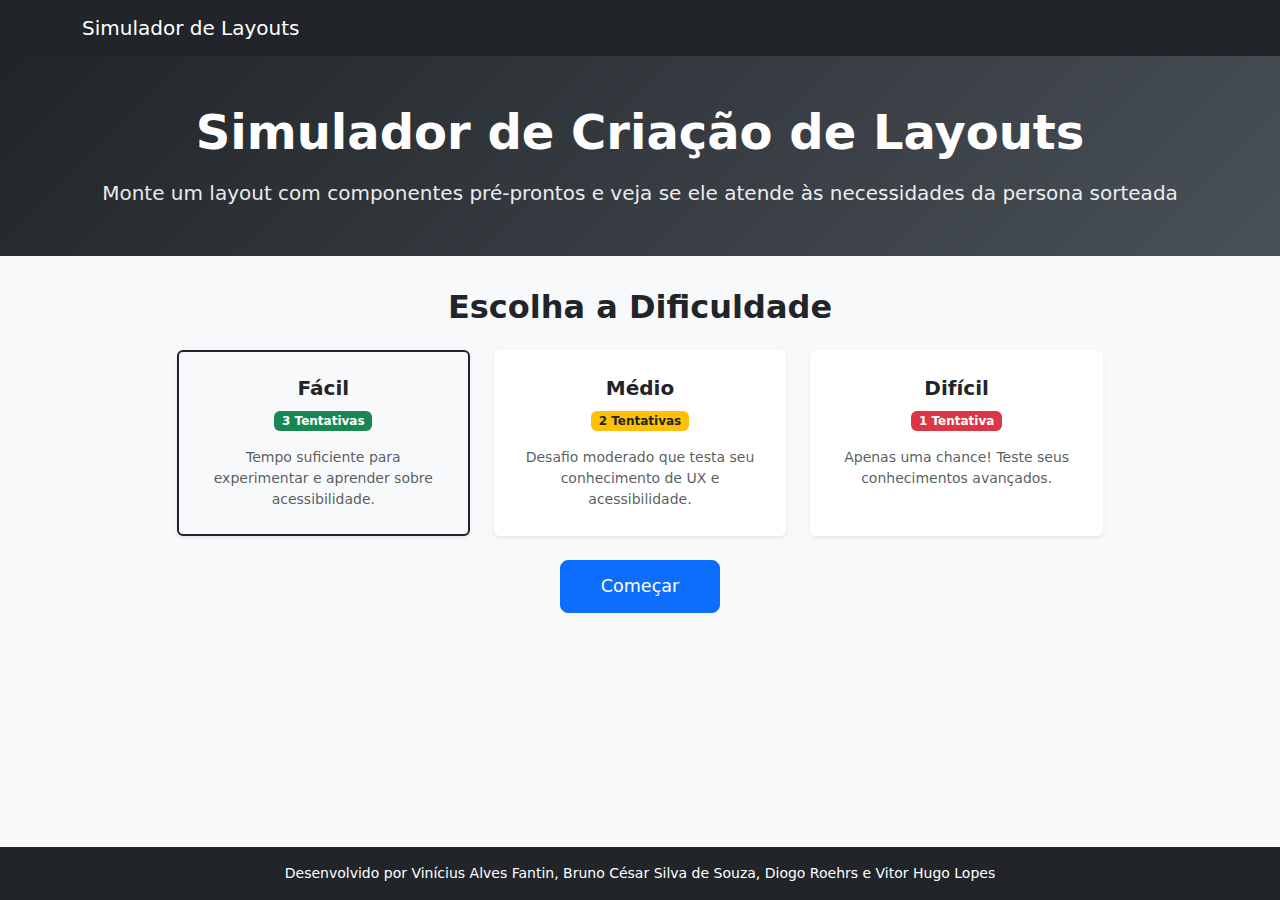
<file: index.html>
<!-- ...existing code... -->
<!doctype html>
<html lang="pt-br">
  <head>
    <meta charset="utf-8">
    <meta name="viewport" content="width=device-width, initial-scale=1">
    <title>Simulador de Criação de Layouts</title>
    <link href="https://cdn.jsdelivr.net/npm/bootstrap@5.3.3/dist/css/bootstrap.min.css" rel="stylesheet">
    <link rel="stylesheet" href="css/style.css">
    <style>
      html, body {
        height: 100%;
        display: flex;
        flex-direction: column;
      }
      body {
        min-height: 100vh;
      }
      main {
        flex: 1;
      }
      .hero-section {
        background: linear-gradient(135deg, #212529 0%, #495057 100%);
        color: white;
        padding: 3rem 0;
        margin-bottom: 2rem;
      }
      .difficulty-card {
        transition: all 0.3s ease;
        border: 2px solid transparent;
        cursor: pointer;
      }
      .difficulty-card:hover {
        transform: translateY(-5px);
        box-shadow: 0 8px 16px rgba(0,0,0,0.1) !important;
        border-color: #212529;
      }
      .difficulty-card.active {
        border-color: #212529;
        background-color: #f8f9fa;
      }
      .start-button {
        padding: 0.75rem 2.5rem;
        font-size: 1.1rem;
        font-weight: 500;
        transition: all 0.3s ease;
      }
      .start-button:hover {
        transform: translateY(-2px);
        box-shadow: 0 4px 12px rgba(0,0,0,0.15);
      }
    </style>
  </head>
  <body>
    <!-- Navbar simples -->
    <nav class="navbar navbar-expand-lg navbar-dark bg-dark">
      <div class="container">
        <a class="navbar-brand" href="#">Simulador de Layouts</a>
      </div>
    </nav>

    <!-- Hero Section -->
    <div class="hero-section">
      <div class="container text-center">
        <h1 class="display-5 fw-bold mb-3">Simulador de Criação de Layouts</h1>
        <p class="lead mb-0" style="opacity: 0.9;">Monte um layout com componentes pré-prontos e veja se ele atende às necessidades da persona sorteada</p>
      </div>
    </div>

    <main class="container pb-5">
      <!-- Cards de dificuldade -->
      <div class="row justify-content-center mb-4">
        <div class="col-lg-10">
          <h2 class="text-center mb-4 fw-semibold">Escolha a Dificuldade</h2>
          <div class="row g-4">
            <div class="col-md-4">
              <div class="card shadow-sm h-100 difficulty-card active" data-dif="facil">
                <div class="card-body text-center p-4">
                  <h3 class="h5 fw-semibold mb-2">Fácil</h3>
                  <div class="badge bg-success mb-3">3 Tentativas</div>
                  <p class="small text-muted mb-0">Tempo suficiente para experimentar e aprender sobre acessibilidade.</p>
                </div>
              </div>
            </div>
            <div class="col-md-4">
              <div class="card shadow-sm h-100 difficulty-card" data-dif="medio">
                <div class="card-body text-center p-4">
                  <h3 class="h5 fw-semibold mb-2">Médio</h3>
                  <div class="badge bg-warning text-dark mb-3">2 Tentativas</div>
                  <p class="small text-muted mb-0">Desafio moderado que testa seu conhecimento de UX e acessibilidade.</p>
                </div>
              </div>
            </div>
            <div class="col-md-4">
              <div class="card shadow-sm h-100 difficulty-card" data-dif="dificil">
                <div class="card-body text-center p-4">
                  <h3 class="h5 fw-semibold mb-2">Difícil</h3>
                  <div class="badge bg-danger mb-3">1 Tentativa</div>
                  <p class="small text-muted mb-0">Apenas uma chance! Teste seus conhecimentos avançados.</p>
                </div>
              </div>
            </div>
          </div>
        </div>
      </div>

      <!-- Inputs de dificuldade (ocultos visualmente mas funcionais) -->
      <div class="d-none">
        <div class="form-check">
          <input class="form-check-input" type="radio" name="dificuldade" id="dif-facil" value="facil" checked>
        </div>
        <div class="form-check">
          <input class="form-check-input" type="radio" name="dificuldade" id="dif-medio" value="medio">
        </div>
        <div class="form-check">
          <input class="form-check-input" type="radio" name="dificuldade" id="dif-dificil" value="dificil">
        </div>
      </div>

      <!-- Botão de começar -->
      <div class="text-center mb-5">
        <button id="btn-comecar" class="btn btn-primary btn-lg start-button">Começar</button>
      </div>
    </main>

    <footer class="bg-dark text-white text-center py-3 mt-auto">
      <div class="container">
        <p class="mb-0 small">Desenvolvido por Vinícius Alves Fantin, Bruno César Silva de Souza, Diogo Roehrs e Vitor Hugo Lopes</p>
      </div>
    </footer>

    <script src="js/personas.js"></script>
    <script src="js/main.js"></script>
    <script src="https://cdn.jsdelivr.net/npm/bootstrap@5.3.3/dist/js/bootstrap.bundle.min.js"></script>
  </body>
  </html>
</file>
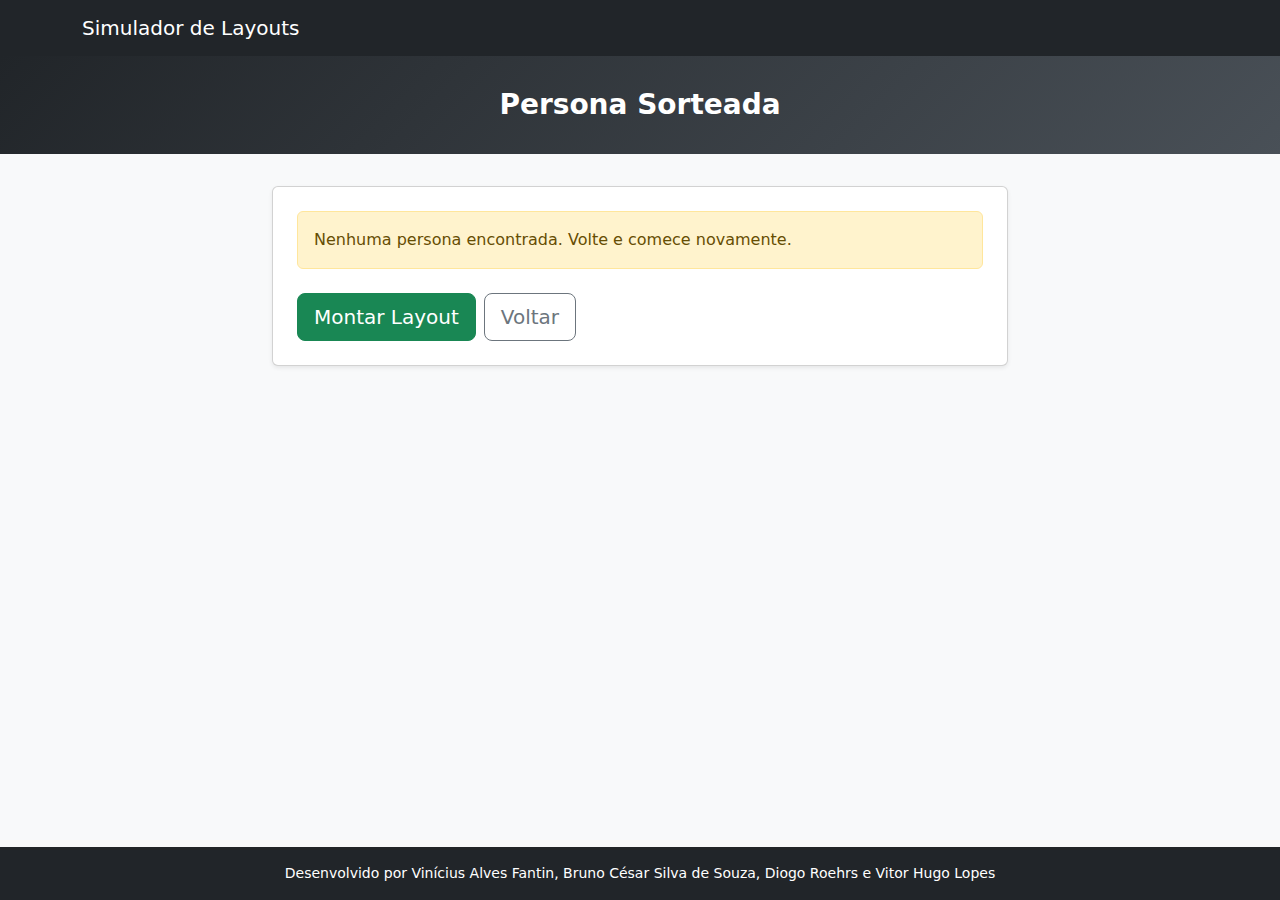
<file: persona.html>
<!doctype html>
<html lang="pt-br">
  <head>
    <meta charset="utf-8">
    <meta name="viewport" content="width=device-width, initial-scale=1">
    <title>Persona Sorteada</title>
    <link href="https://cdn.jsdelivr.net/npm/bootstrap@5.3.3/dist/css/bootstrap.min.css" rel="stylesheet">
    <link rel="stylesheet" href="css/style.css">
    <style>
      html, body {
        height: 100%;
        display: flex;
        flex-direction: column;
      }
      body {
        min-height: 100vh;
      }
      main {
        flex: 1;
      }
      .hero-section {
        background: linear-gradient(135deg, #212529 0%, #495057 100%);
        color: white;
        padding: 2rem 0;
        margin-bottom: 2rem;
      }
      
      /* Layout melhorado da ficha */
      .persona-card {
        width: 100%;
      }

      .persona-header {
        margin-bottom: 1.5rem;
        padding-bottom: 1rem;
        border-bottom: 2px solid #e9ecef;
      }

      .persona-name {
        font-size: 1.75rem;
        font-weight: 700;
        color: #212529;
        margin-bottom: 0.5rem;
      }

      .persona-role {
        font-size: 1rem;
        color: #6c757d;
        font-weight: 500;
        margin-bottom: 0.75rem;
      }

      .persona-briefing {
        font-size: 1rem;
        color: #495057;
        line-height: 1.6;
        margin-bottom: 1.5rem;
      }

      .persona-section {
        margin-bottom: 1.5rem;
        padding: 1rem;
        background: #f8f9fa;
        border-radius: 8px;
        border-left: 4px solid #212529;
      }

      .persona-section-title {
        font-size: 0.875rem;
        font-weight: 700;
        color: #495057;
        text-transform: uppercase;
        letter-spacing: 0.5px;
        margin-bottom: 0.75rem;
        display: flex;
        align-items: center;
        gap: 0.5rem;
      }

      .persona-section-title::before {
        content: '';
        width: 4px;
        height: 16px;
        background: #212529;
        display: inline-block;
      }

      .persona-preferencia {
        display: inline-block;
        padding: 0.5rem 1rem;
        background: linear-gradient(135deg, #212529 0%, #495057 100%);
        color: white;
        border-radius: 20px;
        font-weight: 600;
        font-size: 0.95rem;
        margin-top: 0.25rem;
      }

      .persona-badges .badge {
        margin-right: 0.5rem;
        margin-bottom: 0.5rem;
        padding: 0.5rem 0.75rem;
        font-size: 0.875rem;
        font-weight: 500;
        border-radius: 6px;
      }

      .persona-meta {
        font-size: 0.95rem;
        color: #495057;
        line-height: 1.6;
      }

      /* Responsivo: empilha em telas pequenas */
      @media (max-width: 768px) {
        .persona-header {
          text-align: center;
        }

        .persona-section {
          text-align: left;
        }
      }
    </style>
  </head>
  <body>
    <nav class="navbar navbar-expand-lg navbar-dark bg-dark">
      <div class="container">
        <a class="navbar-brand" href="index.html">Simulador de Layouts</a>
      </div>
    </nav>

    <!-- Hero Section -->
    <div class="hero-section">
      <div class="container text-center">
        <h1 class="h3 fw-bold mb-0">Persona Sorteada</h1>
      </div>
    </div>

    <main class="container pb-5">
      <div class="row justify-content-center">
        <div class="col-lg-8">
          <div class="card shadow-sm">
            <div class="card-body p-4">
              <!-- local onde o JS irá renderizar a ficha detalhada -->
              <div id="persona-conteudo" class="mb-4">
                <!-- preenchido via JS -->
              </div>

              <div class="d-flex gap-2">
                <a href="editor.html" class="btn btn-success btn-lg">Montar Layout</a>
                <a href="index.html" class="btn btn-outline-secondary btn-lg">Voltar</a>
              </div>
            </div>
          </div>
        </div>
      </div>
    </main>

    <footer class="bg-dark text-white text-center py-3 mt-auto">
      <div class="container">
        <p class="mb-0 small">Desenvolvido por Vinícius Alves Fantin, Bruno César Silva de Souza, Diogo Roehrs e Vitor Hugo Lopes</p>
      </div>
    </footer>

    <script src="js/personas.js"></script>
    <script src="js/main.js"></script>
    <script src="https://cdn.jsdelivr.net/npm/bootstrap@5.3.3/dist/js/bootstrap.bundle.min.js"></script>
  </body>
  </html>
</file>
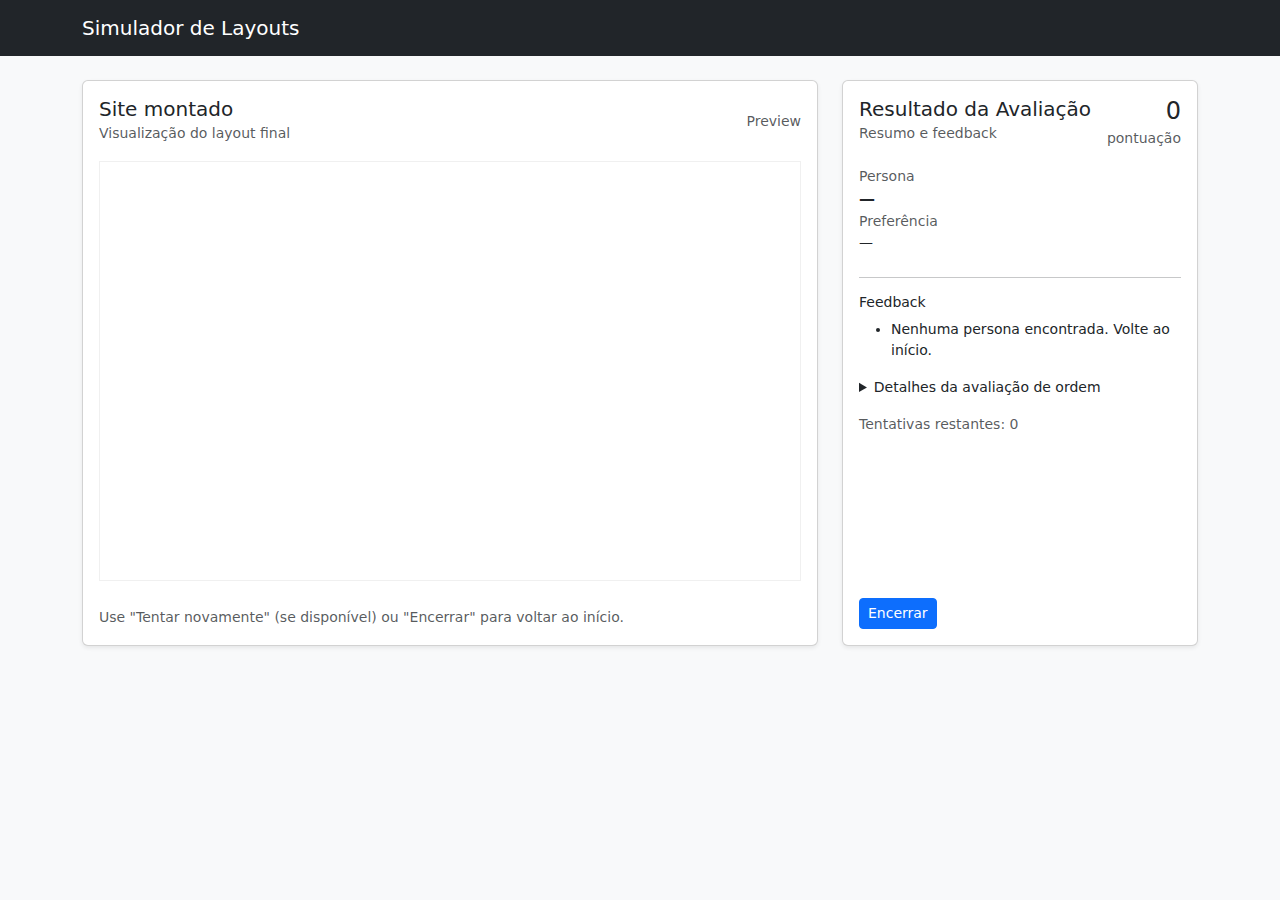
<file: resultado.html>
<!doctype html>
<html lang="pt-br">
  <head>
    <meta charset="utf-8" />
    <meta name="viewport" content="width=device-width,initial-scale=1" />
    <title>Resultado - Simulador de Layouts</title>
    <link href="https://cdn.jsdelivr.net/npm/bootstrap@5.3.3/dist/css/bootstrap.min.css" rel="stylesheet">
    <link rel="stylesheet" href="css/style.css">
    <style>
      /* adaptações para a página de resultado */
      #resultado-canvas { min-height: 420px; border: 1px solid rgba(0,0,0,0.06); padding: 12px; background: #fff; }

      @media (min-width: 992px) {
        .row-eq > [class*='col-'] { display: flex; }
        .card.h-100 { display: flex; flex-direction: column; width: 100%; }
        #resultado-canvas { flex: 1 1 auto; }
      }

      #resultado-canvas .prototype-page { 
        max-width: 100%;
        margin: 0;
        padding: 0;
        box-shadow: none;
        background: transparent;
      }

      #resultado-canvas .prototype-block {
        margin: 0;
        border-radius: 0;
        padding: 0;
        box-shadow: none;
        width: 100%;
      }

      #resultado-canvas .prototype-block > * {
        width: 100%;
      }

      .feedback-list { max-height: 260px; overflow: auto; }
    </style>
  </head>
  <body>
    <nav class="navbar navbar-expand-lg navbar-dark bg-dark">
      <div class="container">
        <a class="navbar-brand" href="index.html">Simulador de Layouts</a>
      </div>
    </nav>

    <main class="container py-4">
      <div class="row g-4 row-eq">
        <!-- ESQUERDA: site montado (canvas) -->
        <div class="col-12 col-lg-8">
          <div class="card shadow-sm h-100">
            <div class="card-body d-flex flex-column">
              <div class="d-flex justify-content-between align-items-center mb-3">
                <div>
                  <h5 class="mb-0">Site montado</h5>
                  <small class="text-muted">Visualização do layout final</small>
                </div>
                <div class="small text-muted">Preview</div>
              </div>

              <div id="resultado-canvas" class="mb-3"></div>

              <div class="mt-2">
                <small class="text-muted">Use "Tentar novamente" (se disponível) ou "Encerrar" para voltar ao início.</small>
              </div>
            </div>
          </div>
        </div>

        <!-- DIREITA: resumo / resultado da avaliação / feedback / persona -->
        <div class="col-12 col-lg-4">
          <div class="card shadow-sm h-100">
            <div class="card-body d-flex flex-column">
              <div class="d-flex justify-content-between align-items-start mb-3">
                <div>
                  <h5 class="mb-0">Resultado da Avaliação</h5>
                  <small class="text-muted">Resumo e feedback</small>
                </div>
                <div class="text-end">
                  <div class="h4 mb-0" id="pontuacao">0</div>
                  <small class="text-muted">pontuação</small>
                </div>
              </div>

              <div class="mb-2">
                <div class="small text-muted">Persona</div>
                <div class="fw-semibold" id="resultado-persona">—</div>
                <div class="small text-muted">Preferência</div>
                <div id="resultado-prefer" class="small">—</div>
              </div>

              <hr>

              <h6 class="mb-2 small">Feedback</h6>
              <ul id="lista-feedback" class="mb-3 small feedback-list"></ul>

              <details id="ordem-details" class="mb-3">
                <summary class="small">Detalhes da avaliação de ordem</summary>
              </details>

              <div class="small text-muted mb-2">
                Tentativas restantes: <span id="tentativas-restantes">0</span>
              </div>

              <div class="mt-auto d-flex gap-2">
                <button id="btn-tentar" class="btn btn-warning btn-sm d-none">Tentar novamente</button>
                <button id="btn-encerrar" class="btn btn-primary btn-sm">Encerrar</button>
              </div>
            </div>
          </div>
        </div>
      </div>
    </main>

    <script src="js/componentes.js"></script>
    <script src="js/componentes-extra.js"></script>
    <script src="js/avaliacao.js"></script>
    <script>
      (function () {
        const KEY = 'simulador_retries';
        function getRetries() {
          const raw = localStorage.getItem(KEY);
          const n = raw ? parseInt(raw, 10) : 0;
          return Number.isFinite(n) ? n : 0;
        }

        function setRetries(n) {
          localStorage.setItem(KEY, String(Math.max(0, Number(n) || 0)));
        }

        function updateUI() {
          const r = getRetries();
          const tentSpan = document.getElementById('tentativas-restantes');
          if (tentSpan) tentSpan.textContent = String(r);
          const btn = document.getElementById('btn-tentar');
          if (btn) {
            if (r > 0) btn.classList.remove('d-none');
            else btn.classList.add('d-none');
          }
        }

        document.getElementById('btn-tentar')?.addEventListener('click', () => {
          const r = getRetries();
          if (r <= 0) return;
          setRetries(r - 1);
          localStorage.setItem('simulador_componentes', JSON.stringify([]));
          window.location.href = 'editor.html';
        });

        document.getElementById('btn-encerrar')?.addEventListener('click', () => {
          window.location.href = 'index.html';
        });

        document.addEventListener('DOMContentLoaded', () => {
          updateUI();
        });
        updateUI();
      })();
    </script>
    <script src="https://cdn.jsdelivr.net/npm/bootstrap@5.3.3/dist/js/bootstrap.bundle.min.js"></script>
  </body>
</html>
</file>
<file: css/style.css>
/* Estilos básicos do simulador */
:root {
  --canvas-padding: 1rem;
  --preview-height: 120px;
  --selection-outline-color: #0d6efd;
}

body {
  background-color: #f8f9fa;
  font-family: system-ui, -apple-system, "Segoe UI", Roboto, "Helvetica Neue", Arial;
}

/* Canvas container variables (default) */
#canvas {
  --accent-color: #0d6efd;
  --component-bg: #ffffff;
  --component-text: #212529;
}

/* Canvas drop area */
.canvas-drop {
  min-height: 240px;
  max-height: calc(100vh - 300px);
  background: var(--component-bg);
  display: flex;
  align-items: flex-start;
  justify-content: flex-start;
  padding: var(--canvas-padding);
  flex-direction: column;
  overflow-y: auto;
  overflow-x: hidden;
}

/* Quando não há conteúdo, centralizar a mensagem */
.canvas-drop:empty,
.canvas-drop:has(.text-muted:only-child) {
  justify-content: center;
  align-items: center;
}

/* preview box in the component list */
.componente-preview {
  border: 1px dashed rgba(0,0,0,0.08);
  background: #fdfdfd;
  padding: 8px;
  border-radius: .5rem;
  max-height: var(--preview-height);
  height: var(--preview-height);
  overflow: hidden;
  position: relative;
  box-shadow: 0 1px 4px rgba(0,0,0,0.03);
}

/* wrapper interno que será escalado */
.componente-preview .preview-inner {
  transform-origin: top left;
  display: block;
  width: 100%;
  transition: transform .12s ease;
}

/* efeito hover */
.card.componente-item {
  cursor: pointer;
  transition: all 0.2s ease;
}

.card.componente-item:hover {
  box-shadow: 0 4px 14px rgba(0,0,0,0.1);
  transform: translateY(-2px);
  border-color: #0d6efd;
}

.card.componente-item:hover .componente-preview {
  box-shadow: 0 4px 14px rgba(0,0,0,0.06);
  transition: box-shadow .18s, transform .18s;
}

/* Aparência de página protótipo */
.prototype-page {
  width: 100%;
  max-width: 980px;
  margin: 0 auto;
  background: var(--component-bg, #ffffff);
  box-shadow: 0 0.5rem 1rem rgba(0,0,0,.08);
  padding: 12px;
  align-self: center;
}

/* Blocos dentro do prototype (cada componente solto no canvas) */
.prototype-block {
  background-color: var(--component-bg, #ffffff);
  color: var(--component-text, #212529);
  transition: box-shadow .12s ease, transform .12s ease, outline .12s ease;
  padding: 8px;
  border-radius: 6px;
  margin-bottom: 12px;
  cursor: pointer;
}

/* botão primário dentro do bloco usa a variável local (inline overrides) */
.prototype-block .btn-primary,
.componente-preview .preview-inner .btn-primary {
  background-color: var(--accent-color) !important;
  border-color: var(--accent-color) !important;
}

/* estilo visual quando selecionado - usa cor fixa de seleção (não depende do accent) */
.prototype-block.selected {
  outline: 3px solid var(--selection-outline-color, #0d6efd);
  box-shadow: 0 8px 20px rgba(13,110,253,0.08);
  transform: translateY(-2px);
}

/* Protótipo block separator */
.prototype-block + .prototype-block {
  margin-top: 12px;
}

/* Rolagem na lista de componentes do editor */
#lista-componentes {
  max-height: calc(100vh - 220px);
  overflow: auto;
}

/* Canvas id */
#canvas {
  overflow: auto;
}

/* Aplica as variáveis aos blocos de preview/protótipo para que usem cores locais */
.prototype-page,
.componente-preview .preview-inner,
.prototype-block {
  background-color: var(--component-bg, #ffffff);
  color: var(--component-text, #212529);
}

/* Painel de customização (right column) */
.card .form-control-color {
  height: 38px;
  padding: .125rem;
}

/* Pequenas adaptações responsivas */
@media (max-width: 991.98px) {
  .prototype-page { max-width: 100%; padding: 8px; }
  .componente-preview { height: 100px; max-height: 100px; }
}

/* Menu retrátil para tablets e mobile */
@media (max-width: 991.98px) {
  .mobile-components-panel {
    display: none;
    position: fixed;
    top: 56px; /* Abaixo do navbar */
    left: 0;
    right: 0;
    width: 100%;
    height: auto;
    max-height: 45vh;
    z-index: 1050;
    transform: translateY(-100%);
    transition: transform 0.3s ease-in-out;
    border-radius: 0;
    overflow-y: auto;
    border-bottom: 2px solid #dee2e6;
    background: white;
  }
  
  .mobile-components-panel.show {
    display: block !important;
    transform: translateY(0);
  }
  
  .mobile-components-panel .card-body {
    padding: 1rem;
  }
  
  /* Esconde apenas o título duplicado no mobile */
  .mobile-components-panel h2.h5.d-none.d-lg-block {
    display: none;
  }
  
  /* Ajusta resumo para mobile */
  .mobile-components-panel #resumo-componentes {
    padding: 0.5rem 0.75rem;
    font-size: 0.875rem;
    line-height: 1.4;
    flex-shrink: 1;
    min-width: 0;
    max-width: 100%;
  }
  
  /* Mantém altura fixa dos botões dos filtros */
  .mobile-components-panel .btn-group {
    align-self: flex-start;
    flex-shrink: 0;
  }
  
  /* Componentes em row horizontal */
  .mobile-components-panel #lista-componentes {
    display: flex !important;
    flex-direction: row !important;
    flex-wrap: nowrap;
    overflow-x: auto;
    gap: 1rem;
    padding: 1rem 0;
  }
  
  .mobile-components-panel #lista-componentes .componente-item {
    flex: 0 0 auto;
    min-width: 250px;
    max-width: 300px;
    height: auto;
  }
  
  /* Rotação da seta quando aberto */
  #arrow-icon.rotated {
    transform: rotate(180deg);
  }
  
  /* Overlay quando o menu está aberto */
  .mobile-overlay {
    position: fixed;
    top: 0;
    left: 0;
    right: 0;
    bottom: 0;
    width: 100vw;
    height: 100vh;
    background: rgba(0, 0, 0, 0.5);
    z-index: 1045;
    opacity: 0;
    visibility: hidden;
    transition: opacity 0.3s ease-in-out, visibility 0.3s ease-in-out;
  }
  
  .mobile-overlay.show {
    opacity: 1;
    visibility: visible;
  }
  
  /* Painel de temas também retrátil */
  .mobile-theme-panel {
    display: none;
    position: fixed;
    bottom: 0;
    left: 0;
    right: 0;
    width: 100%;
    height: auto;
    max-height: 60vh;
    z-index: 1051;
    transform: translateY(100%);
    transition: transform 0.3s ease-in-out;
    border-radius: 0;
    overflow-y: auto;
    border-top: 2px solid #dee2e6;
    background: white;
  }
  
  .mobile-theme-panel.show {
    display: block !important;
    transform: translateY(0);
  }
  
  .mobile-theme-panel .card-header {
    position: sticky;
    top: 0;
    z-index: 10;
    background: white;
  }
  
  .mobile-theme-panel .card-body {
    padding: 1rem;
  }
  
  /* Botão flutuante para temas */
  .floating-theme-btn {
    position: fixed;
    bottom: 20px;
    right: 20px;
    z-index: 1040;
    border-radius: 50%;
    width: 56px;
    height: 56px;
    box-shadow: 0 4px 12px rgba(0, 0, 0, 0.3);
  }
}

/* Melhorias para tablets */
@media (max-width: 991.98px) and (min-width: 768px) {
  /* Mantém largura total do painel de componentes */
}

/* Ajustes de layout mobile */
@media (max-width: 767.98px) {
  .hero-section {
    padding: 1rem 0;
    margin-bottom: 1rem;
  }
  
  .hero-section h1 {
    font-size: 1.25rem;
  }
  
  .hero-section .display-5 {
    font-size: 1.5rem !important;
  }
  
  .hero-section .lead {
    font-size: 1rem;
  }
  
  .btn-group {
    flex-wrap: wrap;
  }
  
  .btn-group .btn {
    font-size: 0.875rem;
  }
}

/* Ajustes específicos para index.html */
@media (max-width: 767.98px) {
  .hero-section .display-5 {
    font-size: 1.35rem !important;
  }
  
  .hero-section .lead {
    font-size: 0.9rem;
  }
  
  .difficulty-card {
    margin-bottom: 1rem;
  }
  
  .start-button {
    width: 100%;
  }
}

/* Melhorias gerais de responsividade */
@media (max-width: 991.98px) {
  .col-lg-5 {
    margin-bottom: 1rem;
  }
  
  .card-body h2,
  .card-body h5 {
    font-size: 1.1rem;
  }
  
  #canvas {
    min-height: 200px;
  }
  
  .prototype-block {
    margin-bottom: 8px;
  }
  
  /* Canvas ocupa tela cheia no mobile */
  main .row .col-lg-5 {
    flex: 0 0 100%;
    max-width: 100%;
  }
  
  /* Ajustes para persona e resultado */
  .persona-card {
    padding: 0.5rem;
  }
  
  .feedback-list {
    max-height: 200px;
  }
  
  #resultado-canvas {
    min-height: 300px;
  }
}

/* Ajustes específicos para resultado.html */
@media (max-width: 991.98px) {
  .row-eq > [class*='col-'] {
    display: flex !important;
  }
  
  .card.h-100 {
    display: flex !important;
    flex-direction: column;
  }
  
  #resultado-canvas {
    flex: 0 1 auto !important;
    max-height: 400px !important;
    overflow-y: auto;
  }
  
  .floating-menu-btn,
  .floating-theme-btn {
    display: none !important;
  }
}
</file>
